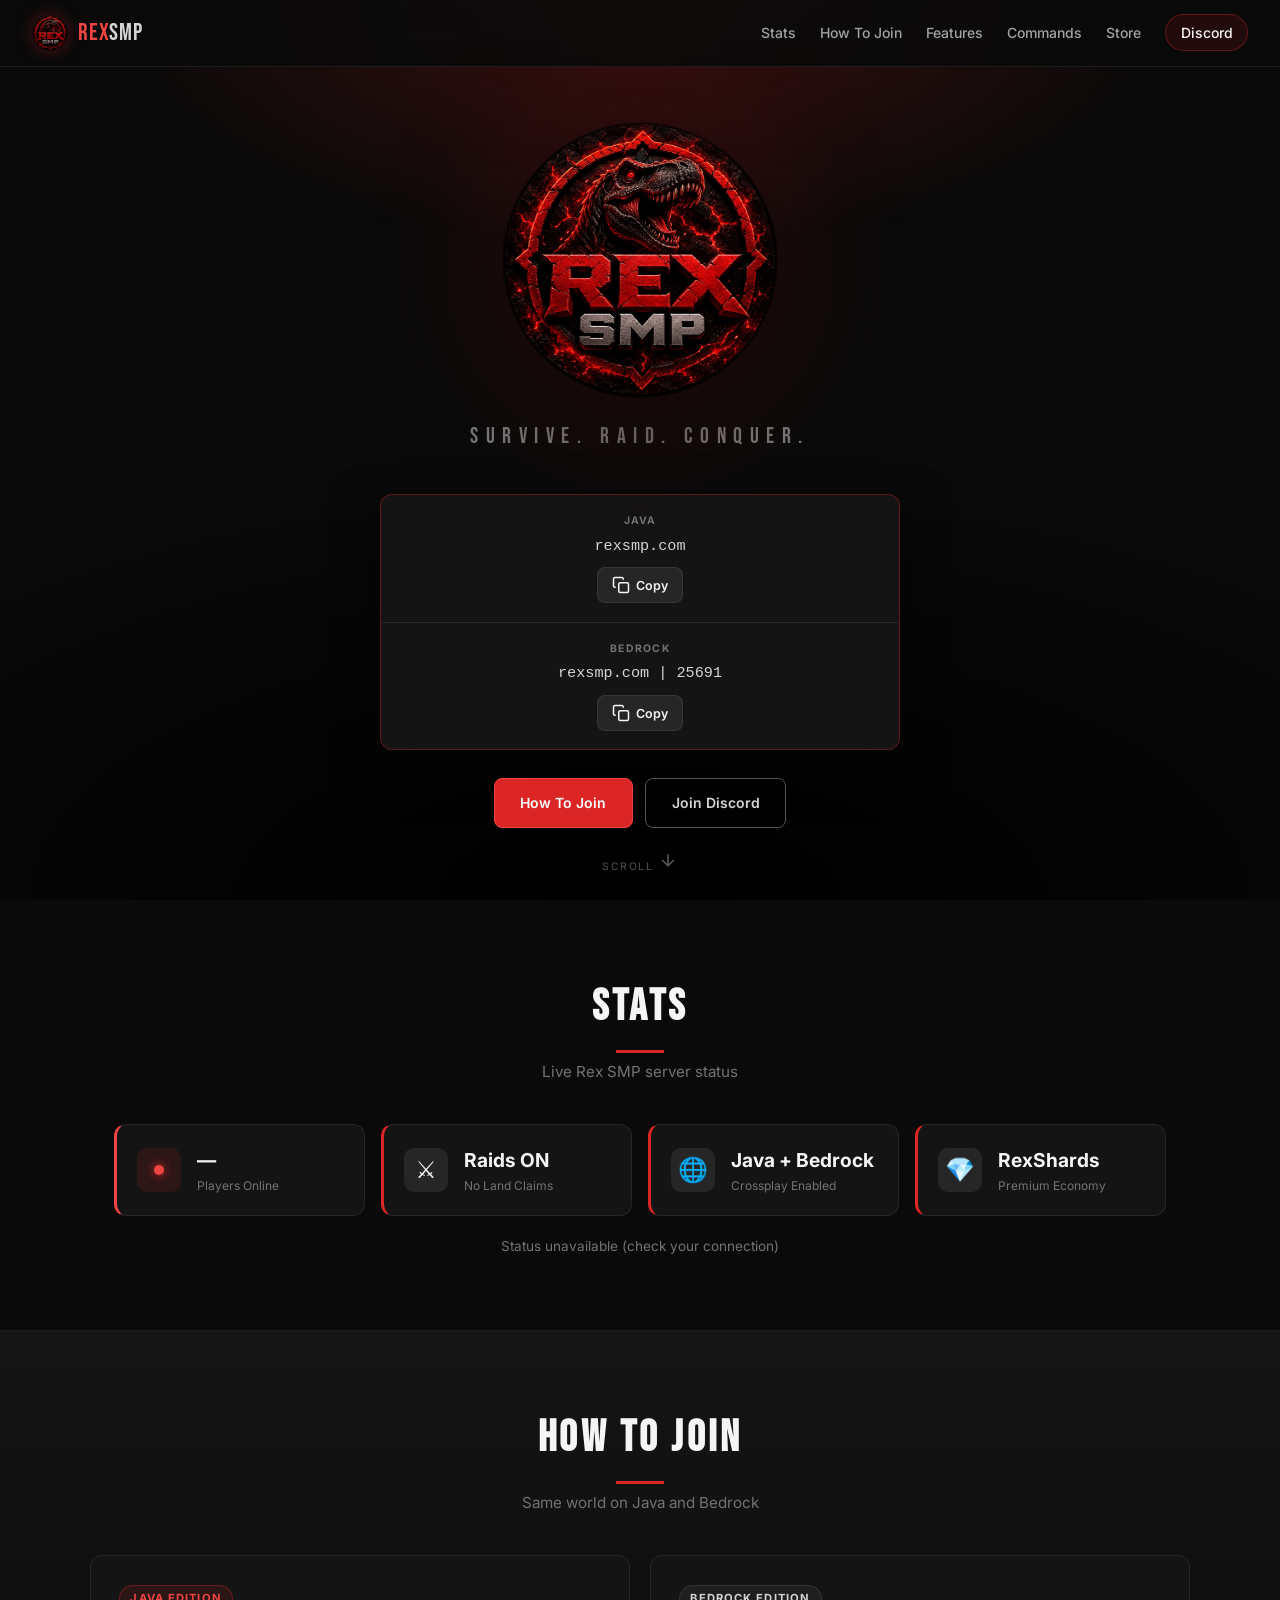
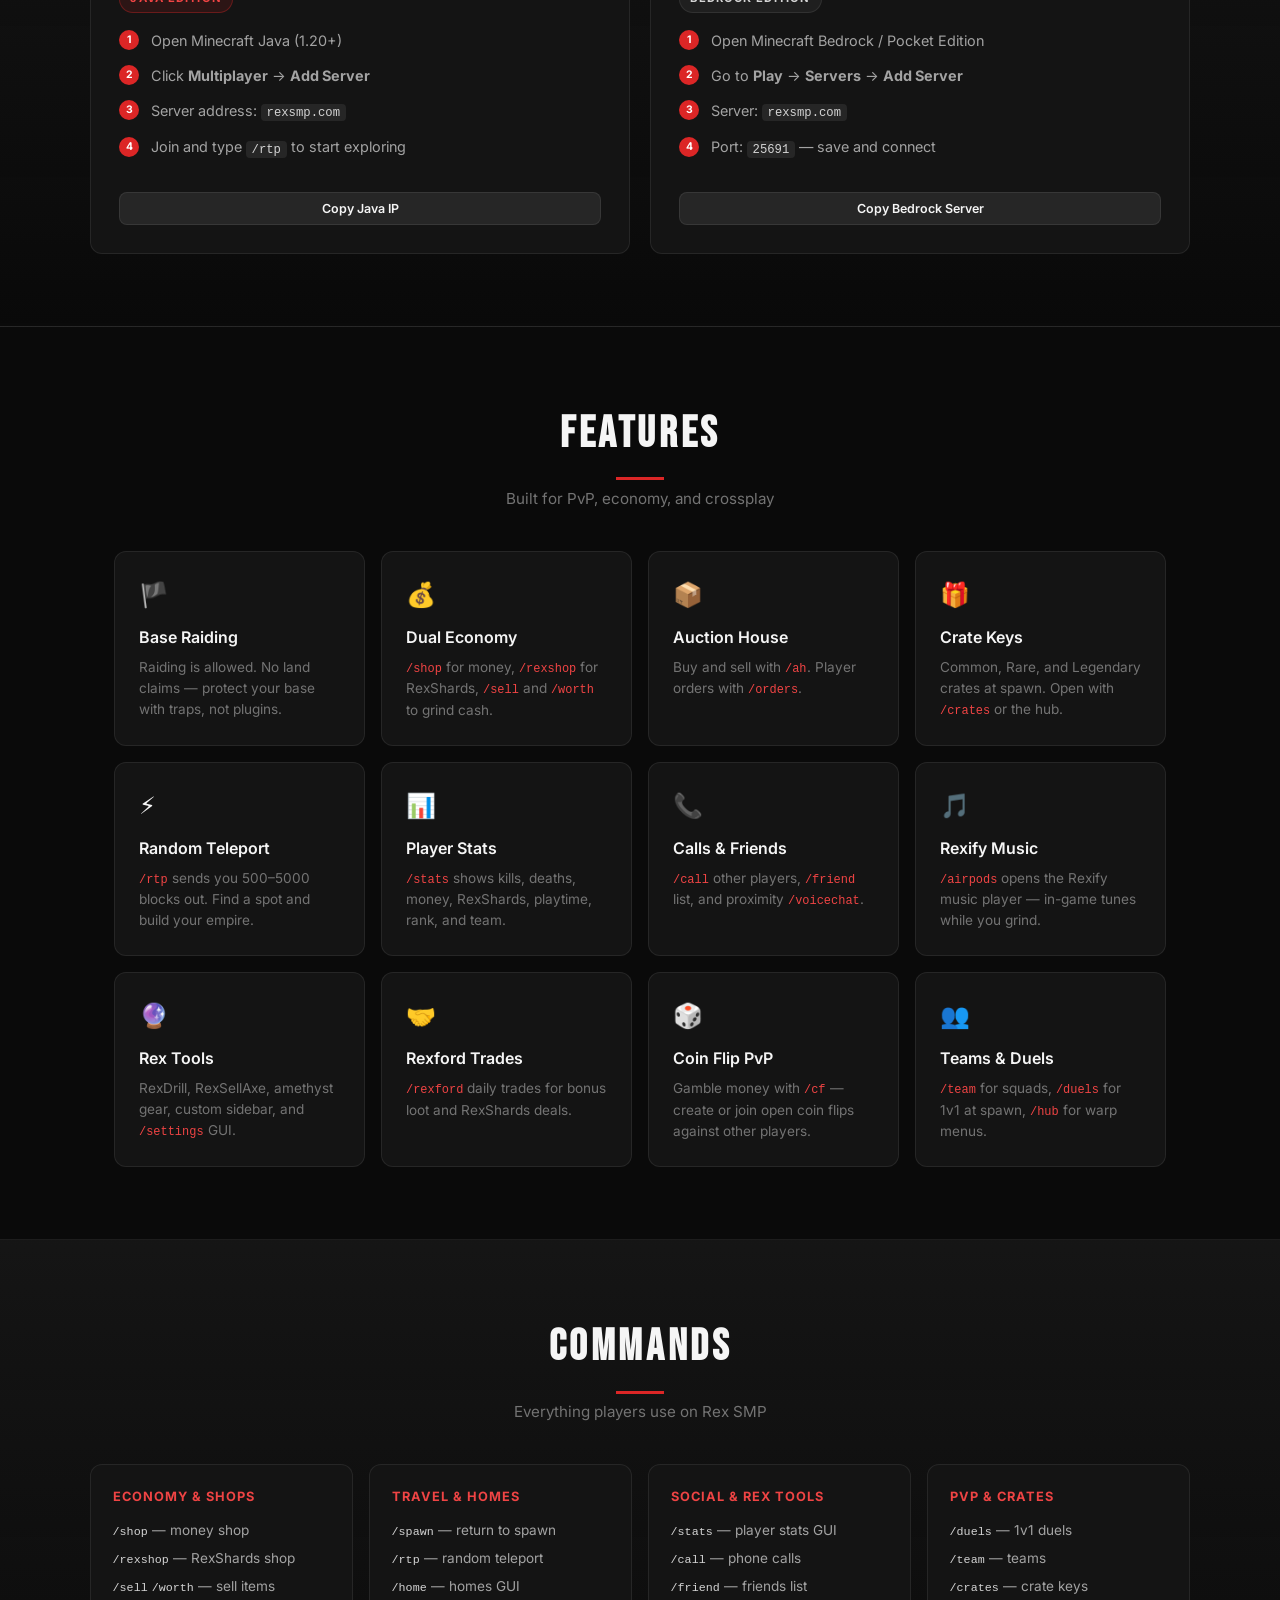
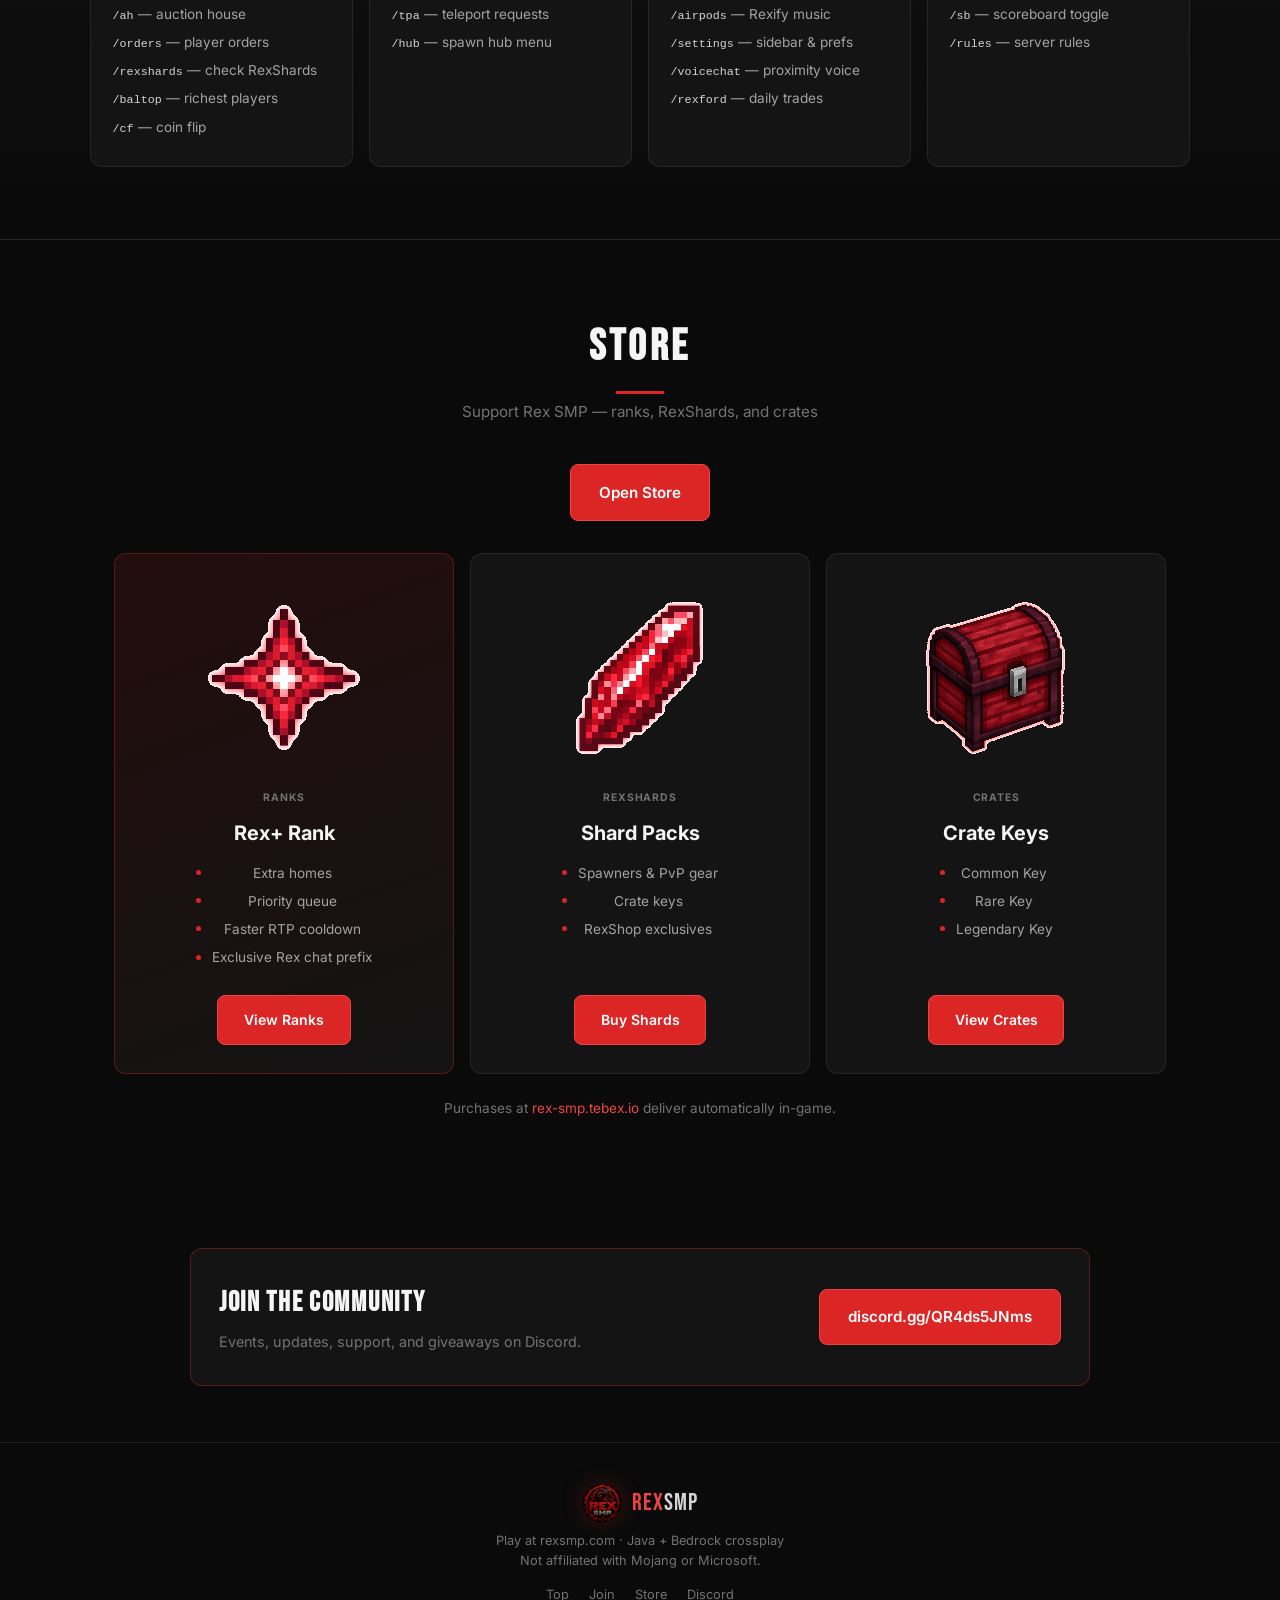
<file: index.html>
<!DOCTYPE html>
<html lang="en">
<head>
  <meta charset="UTF-8">
  <meta name="viewport" content="width=device-width, initial-scale=1.0">
  <meta name="description" content="Rex SMP — public survival SMP. Raids ON. Java + Bedrock crossplay. RexShards economy. Survive. Raid. Conquer.">
  <meta name="referrer" content="strict-origin-when-cross-origin">
  <meta name="robots" content="index, follow">
  <meta name="theme-color" content="#dc2626">
  <link rel="canonical" href="https://rexsmp.com/">
  <title>RexSMP | rexsmp.com</title>
  <link rel="icon" href="img/rex-logo.png" type="image/png">
  <link rel="apple-touch-icon" href="img/rex-logo.png">
  <meta http-equiv="Cache-Control" content="no-cache, no-store, must-revalidate">
  <meta http-equiv="Pragma" content="no-cache">
  <link rel="preconnect" href="https://fonts.googleapis.com">
  <link rel="preconnect" href="https://fonts.gstatic.com" crossorigin>
  <link href="https://fonts.googleapis.com/css2?family=Bebas+Neue&family=Inter:wght@400;500;600;700&display=swap" rel="stylesheet">
  <link rel="stylesheet" href="css/style.css?v=20260613">
</head>
<body>
  <div class="bg-glow" aria-hidden="true"></div>
  <div class="bg-grid" aria-hidden="true"></div>

  <nav class="nav">
    <a class="nav-brand" href="#">
      <img src="img/rex-logo.png" alt="RexSMP" class="nav-logo" width="36" height="36">
      <span class="brand-name"><span class="brand-rex">Rex</span><span class="brand-smp">SMP</span></span>
    </a>
    <div class="nav-links">
      <a href="#stats">Stats</a>
      <a href="#join">How To Join</a>
      <a href="#features">Features</a>
      <a href="#commands">Commands</a>
      <a href="https://rex-smp.tebex.io/" target="_blank" rel="noopener noreferrer">Store</a>
      <a class="nav-discord" href="https://discord.gg/QR4ds5JNms" target="_blank" rel="noopener noreferrer">Discord</a>
    </div>
    <button class="nav-toggle" type="button" aria-label="Menu" aria-expanded="false">
      <span></span><span></span><span></span>
    </button>
  </nav>

  <header class="hero" id="top">
    <img
      class="hero-logo"
      src="img/rex-logo.png"
      alt="RexSMP"
      width="320"
      height="320"
      fetchpriority="high"
    >
    <p class="hero-tagline">Survive. Raid. Conquer.</p>

    <div class="ip-card">
      <div class="ip-row">
        <div class="ip-info">
          <span class="ip-label">Java</span>
          <code class="ip-value" id="java-ip">rexsmp.com</code>
        </div>
        <button class="copy-btn" type="button" data-copy="rexsmp.com" aria-label="Copy Java IP">
          <svg width="18" height="18" viewBox="0 0 24 24" fill="none" stroke="currentColor" stroke-width="2"><rect x="9" y="9" width="13" height="13" rx="2"/><path d="M5 15H4a2 2 0 0 1-2-2V4a2 2 0 0 1 2-2h9a2 2 0 0 1 2 2v1"/></svg>
          Copy
        </button>
      </div>
      <div class="ip-divider"></div>
      <div class="ip-row">
        <div class="ip-info">
          <span class="ip-label">Bedrock</span>
          <code class="ip-value" id="bedrock-ip">rexsmp.com | 25691</code>
        </div>
        <button class="copy-btn" type="button" data-copy="rexsmp.com" aria-label="Copy Bedrock server address">
          <svg width="18" height="18" viewBox="0 0 24 24" fill="none" stroke="currentColor" stroke-width="2"><rect x="9" y="9" width="13" height="13" rx="2"/><path d="M5 15H4a2 2 0 0 1-2-2V4a2 2 0 0 1 2-2h9a2 2 0 0 1 2 2v1"/></svg>
          Copy
        </button>
      </div>
    </div>

    <div class="hero-actions">
      <a class="btn btn-primary" href="#join">How To Join</a>
      <a class="btn btn-ghost" href="https://discord.gg/QR4ds5JNms" target="_blank" rel="noopener noreferrer">Join Discord</a>
    </div>

    <div class="scroll-hint" aria-hidden="true">
      <span>Scroll</span>
      <svg width="20" height="20" viewBox="0 0 24 24" fill="none" stroke="currentColor" stroke-width="2"><path d="M12 5v14M5 12l7 7 7-7"/></svg>
    </div>
  </header>

  <section class="section" id="stats">
    <div class="section-head">
      <h2>Stats</h2>
      <p>Live Rex SMP server status</p>
    </div>
    <div class="stats-grid">
      <article class="stat-card stat-live">
        <div class="stat-icon online-dot" aria-hidden="true"></div>
        <div class="stat-body">
          <span class="stat-value" id="players-online">—</span>
          <span class="stat-label">Players Online</span>
        </div>
      </article>
      <article class="stat-card">
        <div class="stat-icon">⚔</div>
        <div class="stat-body">
          <span class="stat-value">Raids ON</span>
          <span class="stat-label">No Land Claims</span>
        </div>
      </article>
      <article class="stat-card">
        <div class="stat-icon">🌐</div>
        <div class="stat-body">
          <span class="stat-value">Java + Bedrock</span>
          <span class="stat-label">Crossplay Enabled</span>
        </div>
      </article>
      <article class="stat-card">
        <div class="stat-icon">💎</div>
        <div class="stat-body">
          <span class="stat-value">RexShards</span>
          <span class="stat-label">Premium Economy</span>
        </div>
      </article>
    </div>
    <p class="stat-status" id="server-status">Checking server…</p>
  </section>

  <section class="section section-alt" id="join">
    <div class="section-head">
      <h2>How To Join</h2>
      <p>Same world on Java and Bedrock</p>
    </div>
    <div class="join-grid">
      <article class="join-card">
        <div class="join-platform">Java Edition</div>
        <ol class="join-steps">
          <li>Open Minecraft Java (1.20+)</li>
          <li>Click <strong>Multiplayer</strong> → <strong>Add Server</strong></li>
          <li>Server address: <code>rexsmp.com</code></li>
          <li>Join and type <code>/rtp</code> to start exploring</li>
        </ol>
        <button class="copy-btn copy-btn-block" type="button" data-copy="rexsmp.com">Copy Java IP</button>
      </article>
      <article class="join-card">
        <div class="join-platform bedrock">Bedrock Edition</div>
        <ol class="join-steps">
          <li>Open Minecraft Bedrock / Pocket Edition</li>
          <li>Go to <strong>Play</strong> → <strong>Servers</strong> → <strong>Add Server</strong></li>
          <li>Server: <code>rexsmp.com</code></li>
          <li>Port: <code>25691</code> — save and connect</li>
        </ol>
        <button class="copy-btn copy-btn-block" type="button" data-copy="rexsmp.com">Copy Bedrock Server</button>
      </article>
    </div>
  </section>

  <section class="section" id="features">
    <div class="section-head">
      <h2>Features</h2>
      <p>Built for PvP, economy, and crossplay</p>
    </div>
    <div class="features-grid">
      <article class="feature-card">
        <span class="feature-icon">🏴</span>
        <h3>Base Raiding</h3>
        <p>Raiding is allowed. No land claims — protect your base with traps, not plugins.</p>
      </article>
      <article class="feature-card">
        <span class="feature-icon">💰</span>
        <h3>Dual Economy</h3>
        <p><code>/shop</code> for money, <code>/rexshop</code> for RexShards, <code>/sell</code> and <code>/worth</code> to grind cash.</p>
      </article>
      <article class="feature-card">
        <span class="feature-icon">📦</span>
        <h3>Auction House</h3>
        <p>Buy and sell with <code>/ah</code>. Player orders with <code>/orders</code>.</p>
      </article>
      <article class="feature-card">
        <span class="feature-icon">🎁</span>
        <h3>Crate Keys</h3>
        <p>Common, Rare, and Legendary crates at spawn. Open with <code>/crates</code> or the hub.</p>
      </article>
      <article class="feature-card">
        <span class="feature-icon">⚡</span>
        <h3>Random Teleport</h3>
        <p><code>/rtp</code> sends you 500–5000 blocks out. Find a spot and build your empire.</p>
      </article>
      <article class="feature-card">
        <span class="feature-icon">📊</span>
        <h3>Player Stats</h3>
        <p><code>/stats</code> shows kills, deaths, money, RexShards, playtime, rank, and team.</p>
      </article>
      <article class="feature-card">
        <span class="feature-icon">📞</span>
        <h3>Calls & Friends</h3>
        <p><code>/call</code> other players, <code>/friend</code> list, and proximity <code>/voicechat</code>.</p>
      </article>
      <article class="feature-card">
        <span class="feature-icon">🎵</span>
        <h3>Rexify Music</h3>
        <p><code>/airpods</code> opens the Rexify music player — in-game tunes while you grind.</p>
      </article>
      <article class="feature-card">
        <span class="feature-icon">🔮</span>
        <h3>Rex Tools</h3>
        <p>RexDrill, RexSellAxe, amethyst gear, custom sidebar, and <code>/settings</code> GUI.</p>
      </article>
      <article class="feature-card">
        <span class="feature-icon">🤝</span>
        <h3>Rexford Trades</h3>
        <p><code>/rexford</code> daily trades for bonus loot and RexShards deals.</p>
      </article>
      <article class="feature-card">
        <span class="feature-icon">🎲</span>
        <h3>Coin Flip PvP</h3>
        <p>Gamble money with <code>/cf</code> — create or join open coin flips against other players.</p>
      </article>
      <article class="feature-card">
        <span class="feature-icon">👥</span>
        <h3>Teams & Duels</h3>
        <p><code>/team</code> for squads, <code>/duels</code> for 1v1 at spawn, <code>/hub</code> for warp menus.</p>
      </article>
    </div>
  </section>

  <section class="section section-alt" id="commands">
    <div class="section-head">
      <h2>Commands</h2>
      <p>Everything players use on Rex SMP</p>
    </div>
    <div class="commands-grid">
      <article class="command-group">
        <h3>Economy & Shops</h3>
        <ul>
          <li><code>/shop</code> — money shop</li>
          <li><code>/rexshop</code> — RexShards shop</li>
          <li><code>/sell</code> <code>/worth</code> — sell items</li>
          <li><code>/ah</code> — auction house</li>
          <li><code>/orders</code> — player orders</li>
          <li><code>/rexshards</code> — check RexShards</li>
          <li><code>/baltop</code> — richest players</li>
          <li><code>/cf</code> — coin flip</li>
        </ul>
      </article>
      <article class="command-group">
        <h3>Travel & Homes</h3>
        <ul>
          <li><code>/spawn</code> — return to spawn</li>
          <li><code>/rtp</code> — random teleport</li>
          <li><code>/home</code> — homes GUI</li>
          <li><code>/tpa</code> — teleport requests</li>
          <li><code>/hub</code> — spawn hub menu</li>
        </ul>
      </article>
      <article class="command-group">
        <h3>Social & Rex Tools</h3>
        <ul>
          <li><code>/stats</code> — player stats GUI</li>
          <li><code>/call</code> — phone calls</li>
          <li><code>/friend</code> — friends list</li>
          <li><code>/airpods</code> — Rexify music</li>
          <li><code>/settings</code> — sidebar & prefs</li>
          <li><code>/voicechat</code> — proximity voice</li>
          <li><code>/rexford</code> — daily trades</li>
        </ul>
      </article>
      <article class="command-group">
        <h3>PvP & Crates</h3>
        <ul>
          <li><code>/duels</code> — 1v1 duels</li>
          <li><code>/team</code> — teams</li>
          <li><code>/crates</code> — crate keys</li>
          <li><code>/sb</code> — scoreboard toggle</li>
          <li><code>/rules</code> — server rules</li>
        </ul>
      </article>
    </div>
  </section>

  <section class="section" id="store">
    <div class="section-head">
      <h2>Store</h2>
      <p>Support Rex SMP — ranks, RexShards, and crates</p>
    </div>
    <div class="store-actions">
      <a class="btn btn-primary btn-lg" href="https://rex-smp.tebex.io/" target="_blank" rel="noopener noreferrer">Open Store</a>
    </div>
    <div class="store-grid">
      <article class="store-card store-featured">
        <div class="store-card-icon">
          <img src="img/store/web/ranks.png?v=23" alt="Ranks — red nether star" loading="lazy">
        </div>
        <div class="store-tag">Ranks</div>
        <h3>Rex+ Rank</h3>
        <ul class="store-perks">
          <li>Extra homes</li>
          <li>Priority queue</li>
          <li>Faster RTP cooldown</li>
          <li>Exclusive Rex chat prefix</li>
        </ul>
        <a class="btn btn-primary" href="https://rex-smp.tebex.io/category/ranks" target="_blank" rel="noopener noreferrer">View Ranks</a>
      </article>
      <article class="store-card">
        <div class="store-card-icon">
          <img src="img/store/web/rexshards.png?v=23" alt="RexShards — red amethyst shard" loading="lazy">
        </div>
        <div class="store-tag">RexShards</div>
        <h3>Shard Packs</h3>
        <ul class="store-perks">
          <li>Spawners & PvP gear</li>
          <li>Crate keys</li>
          <li>RexShop exclusives</li>
        </ul>
        <a class="btn btn-primary" href="https://rex-smp.tebex.io/category/rexshards" target="_blank" rel="noopener noreferrer">Buy Shards</a>
      </article>
      <article class="store-card">
        <div class="store-card-icon">
          <img src="img/store/web/crates.png?v=23" alt="Crates — red treasure chest" loading="lazy">
        </div>
        <div class="store-tag">Crates</div>
        <h3>Crate Keys</h3>
        <ul class="store-perks">
          <li>Common Key</li>
          <li>Rare Key</li>
          <li>Legendary Key</li>
        </ul>
        <a class="btn btn-primary" href="https://rex-smp.tebex.io/category/crates" target="_blank" rel="noopener noreferrer">View Crates</a>
      </article>
    </div>
    <p class="store-note">Purchases at <a href="https://rex-smp.tebex.io/" target="_blank" rel="noopener noreferrer">rex-smp.tebex.io</a> deliver automatically in-game.</p>
  </section>

  <section class="discord-banner">
    <div class="discord-inner">
      <div>
        <h2>Join the Community</h2>
        <p>Events, updates, support, and giveaways on Discord.</p>
      </div>
      <a class="btn btn-primary btn-lg" href="https://discord.gg/QR4ds5JNms" target="_blank" rel="noopener noreferrer">discord.gg/QR4ds5JNms</a>
    </div>
  </section>

  <footer class="footer">
    <div class="footer-brand">
      <img src="img/rex-logo.png" alt="" class="footer-logo" width="40" height="40">
      <span class="brand-name"><span class="brand-rex">Rex</span><span class="brand-smp">SMP</span></span>
    </div>
    <p>Play at rexsmp.com · Java + Bedrock crossplay</p>
    <p>Not affiliated with Mojang or Microsoft.</p>
    <div class="footer-links">
      <a href="#top">Top</a>
      <a href="#join">Join</a>
      <a href="https://rex-smp.tebex.io/" target="_blank" rel="noopener noreferrer">Store</a>
      <a href="https://discord.gg/QR4ds5JNms" target="_blank" rel="noopener noreferrer">Discord</a>
    </div>
  </footer>

  <div class="toast" id="toast" role="status" aria-live="polite">Copied!</div>

  <script src="js/main.js?v=20260613"></script>
</body>
</html>
</file>
<file: css/style.css>
*,
*::before,
*::after {
  box-sizing: border-box;
  margin: 0;
  padding: 0;
}

:root {
  --bg: #0a0a0a;
  --bg-card: #141414;
  --bg-card-hover: #1a1a1a;
  --grey-100: #f5f5f5;
  --grey-300: #d4d4d4;
  --grey-400: #a3a3a3;
  --grey-500: #737373;
  --grey-600: #525252;
  --grey-800: #262626;
  --red: #dc2626;
  --red-light: #ef4444;
  --red-dark: #991b1b;
  --red-dim: rgba(220, 38, 38, 0.12);
  --border: rgba(255, 255, 255, 0.08);
  --border-red: rgba(220, 38, 38, 0.35);
  --radius: 12px;
  --radius-sm: 8px;
  --shadow: 0 16px 48px rgba(0, 0, 0, 0.5);
  --font: "Inter", system-ui, sans-serif;
  --font-display: "Bebas Neue", Impact, sans-serif;
}

html { scroll-behavior: smooth; }

body {
  font-family: var(--font);
  background: var(--bg);
  color: var(--grey-100);
  line-height: 1.6;
  overflow-x: hidden;
  min-height: 100vh;
}

.bg-glow {
  position: fixed;
  inset: 0;
  pointer-events: none;
  z-index: 0;
  background:
    radial-gradient(ellipse 60% 40% at 50% 0%, rgba(153, 27, 27, 0.35), transparent 70%),
    radial-gradient(ellipse 80% 50% at 50% 100%, #000, transparent);
}

.bg-grid {
  position: fixed;
  inset: 0;
  pointer-events: none;
  z-index: 0;
  opacity: 0.15;
  background-image:
    linear-gradient(rgba(255, 255, 255, 0.03) 1px, transparent 1px),
    linear-gradient(90deg, rgba(255, 255, 255, 0.03) 1px, transparent 1px);
  background-size: 40px 40px;
  mask-image: radial-gradient(ellipse 70% 60% at 50% 30%, black, transparent);
}

/* Brand text Rex + SMP */
.brand-rex, .title-rex { color: var(--red-light); }
.brand-smp, .title-smp { color: var(--grey-300); }

.brand-name {
  font-family: var(--font-display);
  font-size: 1.5rem;
  letter-spacing: 0.04em;
}

/* Nav */
.nav {
  position: fixed;
  top: 0;
  left: 0;
  right: 0;
  z-index: 100;
  display: flex;
  align-items: center;
  justify-content: space-between;
  padding: 0.85rem 2rem;
  background: rgba(10, 10, 10, 0.92);
  backdrop-filter: blur(16px);
  border-bottom: 1px solid var(--border);
}

.nav-brand {
  display: flex;
  align-items: center;
  gap: 0.6rem;
  text-decoration: none;
}

.nav-logo {
  width: 36px;
  height: 36px;
  object-fit: contain;
  filter: drop-shadow(0 0 8px rgba(220, 38, 38, 0.35));
}

.nav-links {
  display: flex;
  align-items: center;
  gap: 1.5rem;
}

.nav-links a {
  color: var(--grey-400);
  text-decoration: none;
  font-size: 0.875rem;
  font-weight: 500;
  transition: color 0.2s;
}

.nav-links a:hover { color: var(--grey-100); }

.nav-discord {
  color: var(--grey-100) !important;
  padding: 0.4rem 0.9rem;
  border: 1px solid var(--border-red);
  border-radius: 999px;
  background: var(--red-dim);
}

.nav-discord:hover {
  background: rgba(220, 38, 38, 0.22);
  color: #fff !important;
}

.nav-toggle {
  display: none;
  flex-direction: column;
  gap: 5px;
  background: none;
  border: none;
  cursor: pointer;
  padding: 4px;
}

.nav-toggle span {
  display: block;
  width: 22px;
  height: 2px;
  background: var(--grey-300);
  border-radius: 2px;
}

.nav.open .nav-toggle span:nth-child(1) { transform: translateY(7px) rotate(45deg); }
.nav.open .nav-toggle span:nth-child(2) { opacity: 0; }
.nav.open .nav-toggle span:nth-child(3) { transform: translateY(-7px) rotate(-45deg); }

/* Hero */
.hero {
  position: relative;
  z-index: 1;
  min-height: 100vh;
  display: flex;
  flex-direction: column;
  align-items: center;
  justify-content: center;
  text-align: center;
  padding: 7rem 1.5rem 4rem;
}

.hero-logo {
  width: min(280px, 72vw);
  height: auto;
  margin-bottom: 1.25rem;
  object-fit: contain;
  filter: drop-shadow(0 12px 40px rgba(0, 0, 0, 0.6))
    drop-shadow(0 0 60px rgba(220, 38, 38, 0.2));
}

.hero-tagline {
  font-family: var(--font-display);
  font-size: clamp(1rem, 2.5vw, 1.35rem);
  color: var(--grey-500);
  letter-spacing: 0.35em;
  text-transform: uppercase;
  margin-bottom: 2.5rem;
}

.ip-card {
  width: min(520px, 100%);
  background: var(--bg-card);
  border: 1px solid var(--border-red);
  border-radius: var(--radius);
  overflow: hidden;
  box-shadow: var(--shadow);
  margin-bottom: 1.75rem;
}

.ip-row {
  display: flex;
  flex-direction: column;
  align-items: center;
  justify-content: center;
  gap: 0.65rem;
  padding: 1.15rem 1.5rem;
  text-align: center;
}

.ip-info {
  display: flex;
  flex-direction: column;
  align-items: center;
  width: 100%;
}

.ip-divider {
  height: 1px;
  background: var(--border);
}

.ip-label {
  display: block;
  font-size: 0.65rem;
  font-weight: 700;
  text-transform: uppercase;
  letter-spacing: 0.12em;
  color: var(--grey-500);
  margin-bottom: 0.35rem;
}

.ip-value {
  display: block;
  font-family: ui-monospace, monospace;
  font-size: clamp(0.85rem, 2.5vw, 0.95rem);
  color: var(--grey-300);
  line-height: 1.4;
}

.copy-btn {
  display: inline-flex;
  align-items: center;
  gap: 0.35rem;
  flex-shrink: 0;
  padding: 0.5rem 0.9rem;
  font-family: var(--font);
  font-size: 0.78rem;
  font-weight: 600;
  color: var(--grey-100);
  background: var(--grey-800);
  border: 1px solid var(--border);
  border-radius: var(--radius-sm);
  cursor: pointer;
  transition: background 0.2s, border-color 0.2s;
}

.copy-btn:hover {
  background: var(--red-dark);
  border-color: var(--red);
}

.copy-btn-block {
  width: 100%;
  justify-content: center;
  margin-top: 1.25rem;
}

.hero-actions {
  display: flex;
  flex-wrap: wrap;
  gap: 0.75rem;
  justify-content: center;
}

.btn {
  display: inline-flex;
  align-items: center;
  justify-content: center;
  padding: 0.8rem 1.6rem;
  font-family: var(--font);
  font-size: 0.875rem;
  font-weight: 600;
  text-decoration: none;
  border-radius: var(--radius-sm);
  cursor: pointer;
  transition: transform 0.15s, background 0.2s, border-color 0.2s;
}

.btn-primary {
  color: #fff;
  background: var(--red);
  border: 1px solid var(--red-light);
}

.btn-primary:hover {
  background: var(--red-light);
  transform: translateY(-1px);
}

.btn-ghost {
  color: var(--grey-300);
  background: transparent;
  border: 1px solid var(--grey-600);
}

.btn-ghost:hover {
  border-color: var(--grey-400);
  color: var(--grey-100);
}

.btn-lg { padding: 0.95rem 1.75rem; font-size: 0.95rem; }

.btn-disabled {
  opacity: 0.4;
  cursor: not-allowed;
  background: var(--grey-800);
  color: var(--grey-500);
  border: 1px solid var(--border);
}

.scroll-hint {
  position: absolute;
  bottom: 1.5rem;
  color: var(--grey-600);
  font-size: 0.65rem;
  letter-spacing: 0.15em;
  text-transform: uppercase;
}

/* Sections */
.section {
  position: relative;
  z-index: 1;
  max-width: 1100px;
  margin: 0 auto;
  padding: 4.5rem 1.5rem;
}

.section-alt {
  background: var(--grey-800);
  background: linear-gradient(180deg, rgba(38, 38, 38, 0.4), rgba(10, 10, 10, 0));
  max-width: none;
  padding-left: max(1.5rem, calc((100% - 1100px) / 2));
  padding-right: max(1.5rem, calc((100% - 1100px) / 2));
  border-top: 1px solid var(--border);
  border-bottom: 1px solid var(--border);
}

.section-head {
  text-align: center;
  margin-bottom: 2.5rem;
}

.section-head h2 {
  font-family: var(--font-display);
  font-size: clamp(2rem, 5vw, 2.75rem);
  letter-spacing: 0.08em;
  color: var(--grey-100);
  margin-bottom: 0.4rem;
}

.section-head h2::after {
  content: "";
  display: block;
  width: 48px;
  height: 3px;
  background: var(--red);
  margin: 0.5rem auto 0;
}

.section-head p {
  color: var(--grey-500);
  font-size: 0.95rem;
}

/* Stats */
.stats-grid {
  display: grid;
  grid-template-columns: repeat(auto-fit, minmax(200px, 1fr));
  gap: 1rem;
}

.stat-card {
  display: flex;
  align-items: center;
  gap: 1rem;
  padding: 1.25rem;
  background: var(--bg-card);
  border: 1px solid var(--border);
  border-left: 3px solid var(--red);
  border-radius: var(--radius);
  transition: background 0.2s, border-color 0.2s;
}

.stat-card:hover {
  background: var(--bg-card-hover);
  border-color: var(--border-red);
}

.stat-live { border-left-color: var(--red-light); }

.stat-icon {
  font-size: 1.5rem;
  width: 44px;
  height: 44px;
  display: flex;
  align-items: center;
  justify-content: center;
  background: var(--grey-800);
  border-radius: 10px;
}

.online-dot {
  background: var(--red-dim);
}

.online-dot::after {
  content: "";
  width: 10px;
  height: 10px;
  border-radius: 50%;
  background: var(--red-light);
  box-shadow: 0 0 10px var(--red);
  animation: pulse 2s ease-in-out infinite;
}

@keyframes pulse {
  0%, 100% { opacity: 1; }
  50% { opacity: 0.5; }
}

.stat-value {
  display: block;
  font-size: 1.2rem;
  font-weight: 700;
  color: var(--grey-100);
}

.stat-label {
  display: block;
  font-size: 0.75rem;
  color: var(--grey-500);
}

.stat-status {
  text-align: center;
  margin-top: 1.25rem;
  font-size: 0.85rem;
  color: var(--grey-500);
}

.stat-status.online { color: var(--red-light); }
.stat-status.offline { color: var(--red); }

/* Join */
.join-grid {
  display: grid;
  grid-template-columns: repeat(auto-fit, minmax(280px, 1fr));
  gap: 1.25rem;
  max-width: 1100px;
  margin: 0 auto;
}

.join-card {
  padding: 1.75rem;
  background: var(--bg-card);
  border: 1px solid var(--border);
  border-radius: var(--radius);
}

.join-platform {
  display: inline-block;
  font-size: 0.7rem;
  font-weight: 700;
  text-transform: uppercase;
  letter-spacing: 0.1em;
  color: var(--red-light);
  margin-bottom: 1rem;
  padding: 0.25rem 0.65rem;
  background: var(--red-dim);
  border: 1px solid var(--border-red);
  border-radius: 999px;
}

.join-platform.bedrock {
  color: var(--grey-300);
  background: rgba(255, 255, 255, 0.05);
  border-color: var(--border);
}

.join-steps { list-style: none; counter-reset: step; }

.join-steps li {
  counter-increment: step;
  position: relative;
  padding-left: 2rem;
  margin-bottom: 0.75rem;
  color: var(--grey-400);
  font-size: 0.9rem;
}

.join-steps li::before {
  content: counter(step);
  position: absolute;
  left: 0;
  top: 0.1rem;
  width: 1.25rem;
  height: 1.25rem;
  display: flex;
  align-items: center;
  justify-content: center;
  font-size: 0.65rem;
  font-weight: 700;
  color: #fff;
  background: var(--red);
  border-radius: 50%;
}

.join-steps code {
  font-family: ui-monospace, monospace;
  font-size: 0.85em;
  color: var(--grey-300);
  background: var(--grey-800);
  padding: 0.1rem 0.35rem;
  border-radius: 4px;
}

/* Features */
.features-grid {
  display: grid;
  grid-template-columns: repeat(auto-fit, minmax(240px, 1fr));
  gap: 1rem;
}

.feature-card {
  padding: 1.5rem;
  background: var(--bg-card);
  border: 1px solid var(--border);
  border-radius: var(--radius);
  transition: border-color 0.2s, background 0.2s;
}

.feature-card:hover {
  border-color: var(--border-red);
  background: var(--bg-card-hover);
}

.feature-icon {
  font-size: 1.5rem;
  display: block;
  margin-bottom: 0.65rem;
}

.feature-card h3 {
  font-size: 1rem;
  font-weight: 600;
  color: var(--grey-100);
  margin-bottom: 0.4rem;
}

.feature-card p {
  font-size: 0.85rem;
  color: var(--grey-500);
  line-height: 1.55;
}

.feature-card code {
  font-family: ui-monospace, monospace;
  font-size: 0.88em;
  color: var(--red-light);
}

/* Commands */
.commands-grid {
  display: grid;
  grid-template-columns: repeat(auto-fit, minmax(220px, 1fr));
  gap: 1rem;
  max-width: 1100px;
  margin: 0 auto;
}

.command-group {
  padding: 1.35rem;
  background: var(--bg-card);
  border: 1px solid var(--border);
  border-radius: var(--radius);
}

.command-group h3 {
  font-size: 0.8rem;
  font-weight: 700;
  color: var(--red-light);
  margin-bottom: 0.75rem;
  text-transform: uppercase;
  letter-spacing: 0.08em;
}

.command-group ul { list-style: none; }

.command-group li {
  font-size: 0.85rem;
  color: var(--grey-400);
  margin-bottom: 0.4rem;
}

.command-group code {
  font-family: ui-monospace, monospace;
  font-size: 0.86em;
  color: var(--grey-300);
}

/* Store */
.store-actions {
  display: flex;
  justify-content: center;
  margin-bottom: 2rem;
}

.store-grid {
  display: grid;
  grid-template-columns: repeat(auto-fit, minmax(260px, 1fr));
  gap: 1rem;
  max-width: 1100px;
  margin: 0 auto;
}

.store-card {
  padding: 1.75rem;
  background: var(--bg-card);
  border: 1px solid var(--border);
  border-radius: var(--radius);
  display: flex;
  flex-direction: column;
  align-items: center;
  text-align: center;
}

.store-card-icon {
  width: 192px;
  height: 192px;
  margin-bottom: 1rem;
  display: flex;
  align-items: center;
  justify-content: center;
  flex-shrink: 0;
}

.store-card-icon img {
  width: 192px;
  height: 192px;
  object-fit: contain;
  object-position: center;
  image-rendering: auto;
  display: block;
}

.store-featured {
  border-color: var(--border-red);
  background: linear-gradient(160deg, var(--red-dim), var(--bg-card));
}

.store-tag {
  font-size: 0.65rem;
  font-weight: 700;
  text-transform: uppercase;
  letter-spacing: 0.08em;
  color: var(--grey-500);
  margin-bottom: 0.65rem;
}

.store-card h3 {
  font-size: 1.25rem;
  font-weight: 700;
  color: var(--grey-100);
  margin-bottom: 0.85rem;
}

.store-perks {
  list-style: none;
  flex: 1;
  margin-bottom: 1.25rem;
}

.store-perks li {
  position: relative;
  padding-left: 1rem;
  margin-bottom: 0.4rem;
  font-size: 0.85rem;
  color: var(--grey-400);
}

.store-perks li::before {
  content: "";
  position: absolute;
  left: 0;
  top: 0.55em;
  width: 5px;
  height: 5px;
  border-radius: 50%;
  background: var(--red);
}

.store-note {
  text-align: center;
  margin-top: 1.5rem;
  font-size: 0.85rem;
  color: var(--grey-500);
}

.store-note a {
  color: var(--red-light);
  text-decoration: none;
}

.store-note a:hover {
  text-decoration: underline;
}

/* Discord */
.discord-banner {
  position: relative;
  z-index: 1;
  padding: 3.5rem 1.5rem;
}

.discord-inner {
  max-width: 900px;
  margin: 0 auto;
  display: flex;
  flex-wrap: wrap;
  align-items: center;
  justify-content: space-between;
  gap: 1.25rem;
  padding: 2rem 1.75rem;
  background: var(--bg-card);
  border: 1px solid var(--border-red);
  border-radius: var(--radius);
}

.discord-inner h2 {
  font-family: var(--font-display);
  font-size: 1.75rem;
  letter-spacing: 0.06em;
  margin-bottom: 0.25rem;
}

.discord-inner p {
  color: var(--grey-500);
  font-size: 0.9rem;
}

/* Footer */
.footer {
  position: relative;
  z-index: 1;
  text-align: center;
  padding: 2.5rem 1.5rem;
  border-top: 1px solid var(--border);
  color: var(--grey-500);
  font-size: 0.8rem;
}

.footer-brand {
  display: flex;
  align-items: center;
  justify-content: center;
  gap: 0.65rem;
  margin-bottom: 0.5rem;
}

.footer-logo {
  object-fit: contain;
  filter: drop-shadow(0 0 10px rgba(220, 38, 38, 0.25));
}

.footer-links {
  display: flex;
  justify-content: center;
  gap: 1.25rem;
  margin-top: 0.85rem;
}

.footer-links a {
  color: var(--grey-500);
  text-decoration: none;
}

.footer-links a:hover { color: var(--red-light); }

/* Toast */
.toast {
  position: fixed;
  bottom: 2rem;
  left: 50%;
  transform: translateX(-50%) translateY(100px);
  padding: 0.65rem 1.25rem;
  background: var(--bg-card);
  border: 1px solid var(--border-red);
  color: var(--grey-100);
  font-weight: 600;
  font-size: 0.85rem;
  border-radius: 999px;
  opacity: 0;
  pointer-events: none;
  transition: transform 0.3s, opacity 0.3s;
  z-index: 200;
}

.toast.show {
  transform: translateX(-50%) translateY(0);
  opacity: 1;
}

@media (max-width: 768px) {
  .nav-links {
    position: fixed;
    top: 56px;
    left: 0;
    right: 0;
    flex-direction: column;
    gap: 0;
    background: rgba(10, 10, 10, 0.98);
    border-bottom: 1px solid var(--border);
    padding: 0.75rem 0;
    transform: translateY(-120%);
    opacity: 0;
    pointer-events: none;
    transition: transform 0.25s, opacity 0.25s;
  }

  .nav.open .nav-links {
    transform: translateY(0);
    opacity: 1;
    pointer-events: auto;
  }

  .nav-links a { padding: 0.75rem 2rem; width: 100%; }
  .nav-discord { margin: 0.5rem 2rem 0; text-align: center; }
  .nav-toggle { display: flex; }
  .ip-row { align-items: center; }
  .copy-btn { justify-content: center; }
  .discord-inner { flex-direction: column; text-align: center; }
}
</file>
